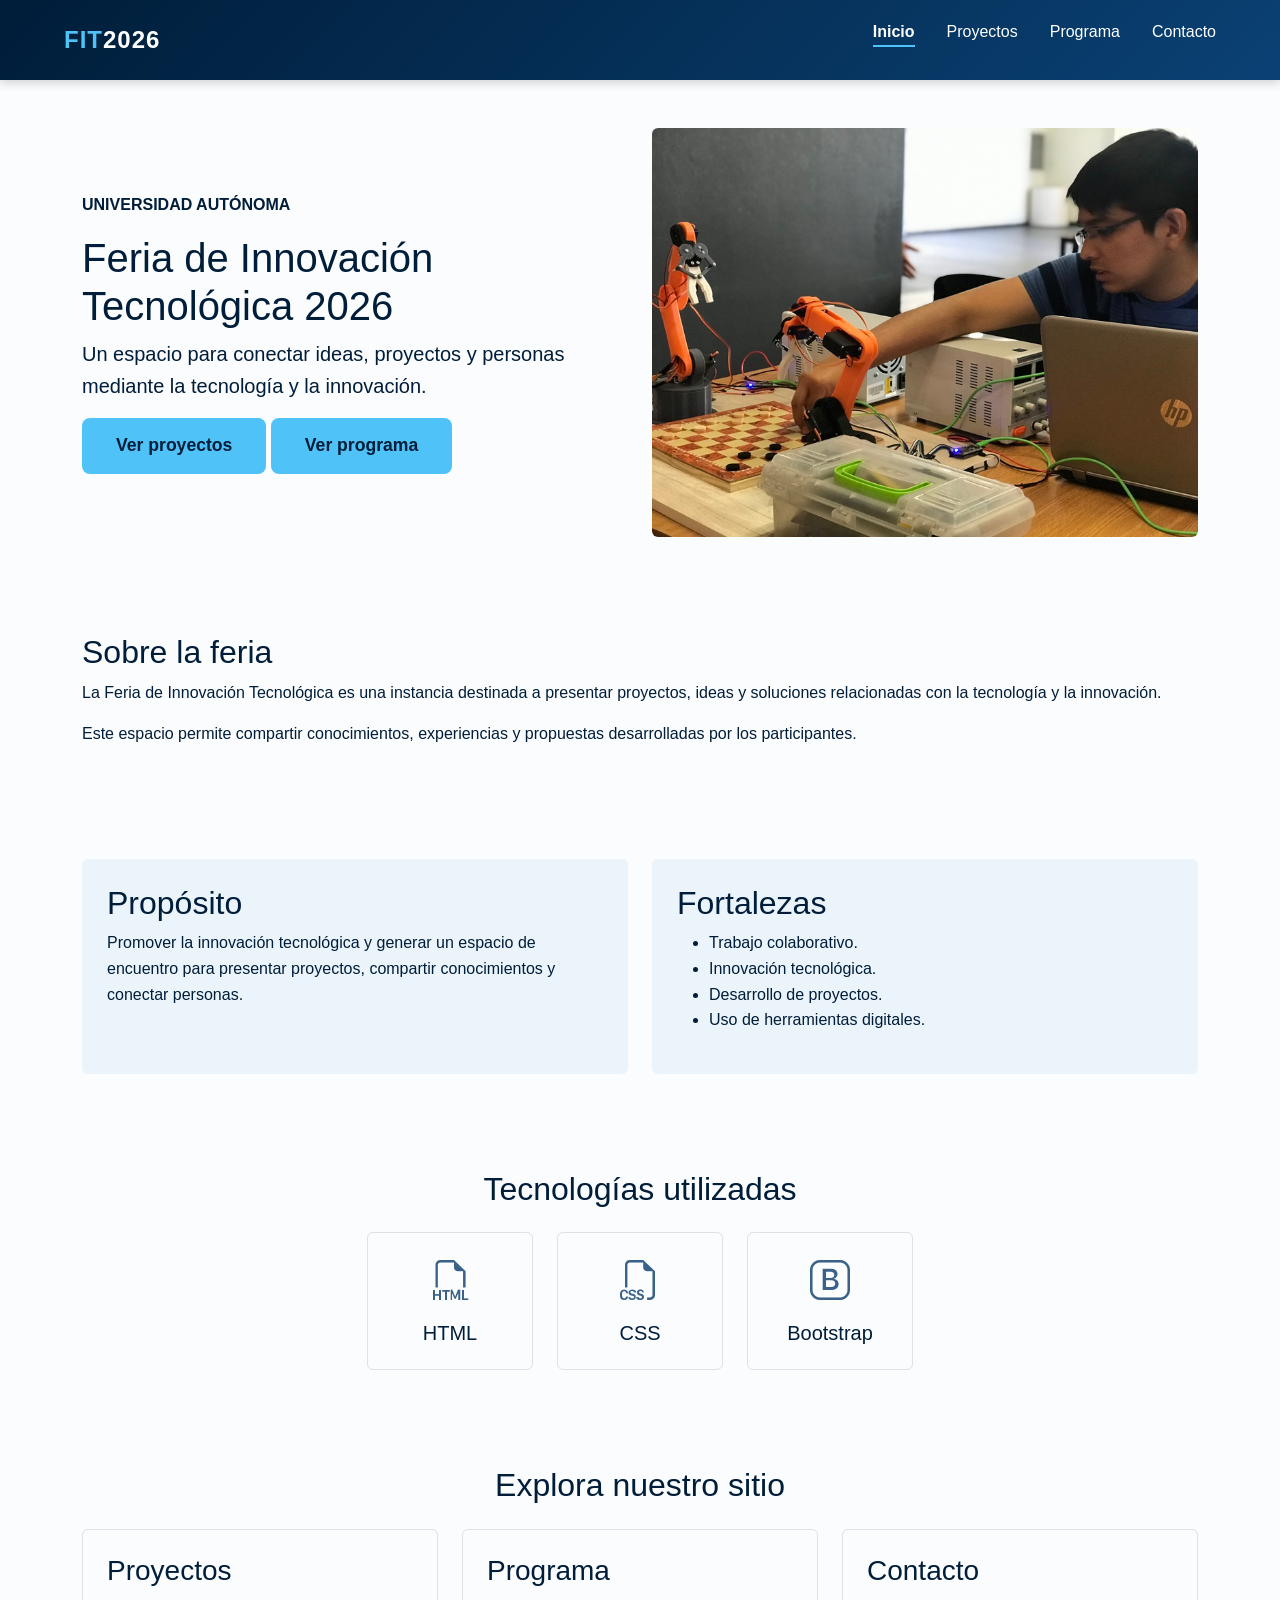
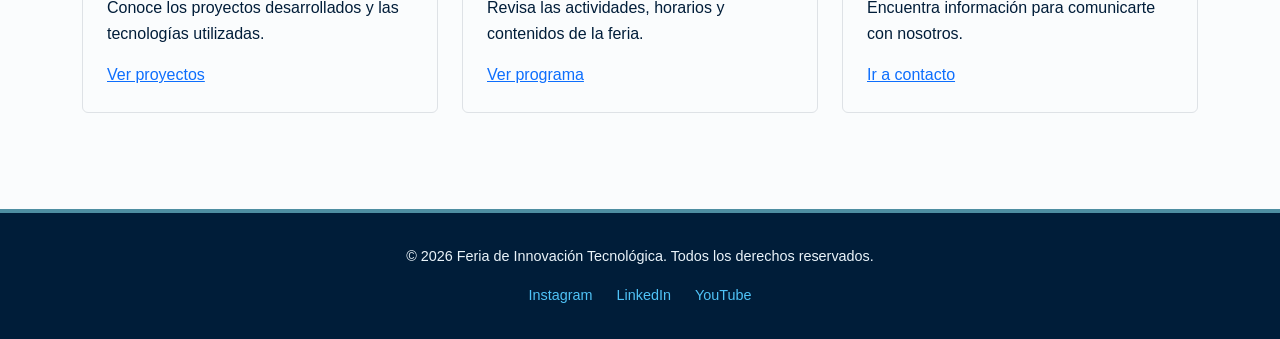
<file: index.html>
<!DOCTYPE html>
<html lang="es">
<head>
    <meta charset="UTF-8">
    <meta name="viewport" content="width=device-width, initial-scale=1.0">
    <meta name="description" content="Feria de Innovación Tecnológica 2026 de la Universidad Autónoma.">
    <title>Inicio | Feria de Innovación Tecnológica</title>

    <link href="https://cdn.jsdelivr.net/npm/bootstrap@5.3.3/dist/css/bootstrap.min.css" rel="stylesheet">
    <link rel="stylesheet" href="https://cdn.jsdelivr.net/npm/bootstrap-icons@1.11.3/font/bootstrap-icons.min.css">
    <link rel="stylesheet" href="css/styles.css">
</head>
<body>

    <header>
        <div class="logo">FIT<span style="color:var(--texto-claro)">2026</span></div>
        <nav>
            <ul>
                <li><a href="index.html" class="active">Inicio</a></li>
                <li><a href="proyectos.html">Proyectos</a></li>
                <li><a href="programa.html">Programa</a></li>
                <li><a href="contacto.html">Contacto</a></li>
            </ul>
        </nav>
    </header>

    <main>

        <!-- PRESENTACIÓN -->
        <section class="container py-5">
            <div class="row align-items-center">
                <div class="col-12 col-md-6">
                    <p class="text-uppercase fw-bold">Universidad Autónoma</p>
                    <h1>Feria de Innovación Tecnológica 2026</h1>
                    <p class="lead">
                        Un espacio para conectar ideas, proyectos y personas
                        mediante la tecnología y la innovación.
                    </p>
                    <a href="proyectos.html" class="btn btn-primary">Ver proyectos</a>
                    <a href="programa.html" class="btn btn-outline-primary">Ver programa</a>
                </div>

                <div class="col-12 col-md-6 text-center mt-4 mt-md-0">
                    <img src="img/feria.jpg" class="img-fluid rounded hero-img" alt="Feria de Innovación Tecnológica">
                </div>
            </div>
        </section>

        <!-- DESCRIPCIÓN -->
        <section class="container py-5">
            <div class="row">
                <div class="col-12">
                    <h2>Sobre la feria</h2>
                    <p>
                        La Feria de Innovación Tecnológica es una instancia
                        destinada a presentar proyectos, ideas y soluciones
                        relacionadas con la tecnología y la innovación.
                    </p>
                    <p>
                        Este espacio permite compartir conocimientos,
                        experiencias y propuestas desarrolladas por los
                        participantes.
                    </p>
                </div>
            </div>
        </section>

        <!-- MISIÓN / PROPÓSITO -->
        <section class="container py-5">
            <div class="row g-4">
                <div class="col-12 col-md-6">
                    <div class="p-4 border rounded h-100 caja-info">
                        <h2>Propósito</h2>
                        <p>
                            Promover la innovación tecnológica y generar un
                            espacio de encuentro para presentar proyectos,
                            compartir conocimientos y conectar personas.
                        </p>
                    </div>
                </div>

                <div class="col-12 col-md-6">
                    <div class="p-4 border rounded h-100 caja-info">
                        <h2>Fortalezas</h2>
                        <ul>
                            <li>Trabajo colaborativo.</li>
                            <li>Innovación tecnológica.</li>
                            <li>Desarrollo de proyectos.</li>
                            <li>Uso de herramientas digitales.</li>
                        </ul>
                    </div>
                </div>
            </div>
        </section>

        <!-- TECNOLOGÍAS -->
        <section class="container py-5">
            <h2 class="text-center mb-4">Tecnologías utilizadas</h2>

            <div class="row g-4 text-center justify-content-center">
                <div class="col-6 col-md-4 col-lg-2">
                    <div class="p-3 border rounded tecnologia-item">
                        <i class="bi bi-filetype-html fs-1"></i>
                        <h3 class="h5 mt-2">HTML</h3>
                    </div>
                </div>

                <div class="col-6 col-md-4 col-lg-2">
                    <div class="p-3 border rounded tecnologia-item">
                        <i class="bi bi-filetype-css fs-1"></i>
                        <h3 class="h5 mt-2">CSS</h3>
                    </div>
                </div>

                <div class="col-6 col-md-4 col-lg-2">
                    <div class="p-3 border rounded tecnologia-item">
                        <i class="bi bi-bootstrap fs-1"></i>
                        <h3 class="h5 mt-2">Bootstrap</h3>
                    </div>
                </div>
            </div>
        </section>

        <!-- ENLACES DESTACADOS -->
        <section class="container py-5">
            <h2 class="text-center mb-4">Explora nuestro sitio</h2>

            <div class="row g-4">
                <div class="col-12 col-md-4">
                    <div class="p-4 border rounded h-100">
                        <h3>Proyectos</h3>
                        <p>Conoce los proyectos desarrollados y las tecnologías utilizadas.</p>
                        <a href="proyectos.html">Ver proyectos</a>
                    </div>
                </div>

                <div class="col-12 col-md-4">
                    <div class="p-4 border rounded h-100">
                        <h3>Programa</h3>
                        <p>Revisa las actividades, horarios y contenidos de la feria.</p>
                        <a href="programa.html">Ver programa</a>
                    </div>
                </div>

                <div class="col-12 col-md-4">
                    <div class="p-4 border rounded h-100">
                        <h3>Contacto</h3>
                        <p>Encuentra información para comunicarte con nosotros.</p>
                        <a href="contacto.html">Ir a contacto</a>
                    </div>
                </div>
            </div>
        </section>

    </main>

    <footer>
        <p>&copy; 2026 Feria de Innovación Tecnológica. Todos los derechos reservados.</p>
        <div class="social-links">
            <a href="#">Instagram</a>
            <a href="#">LinkedIn</a>
            <a href="#">YouTube</a>
        </div>
    </footer>

</body>
</html>
</file>
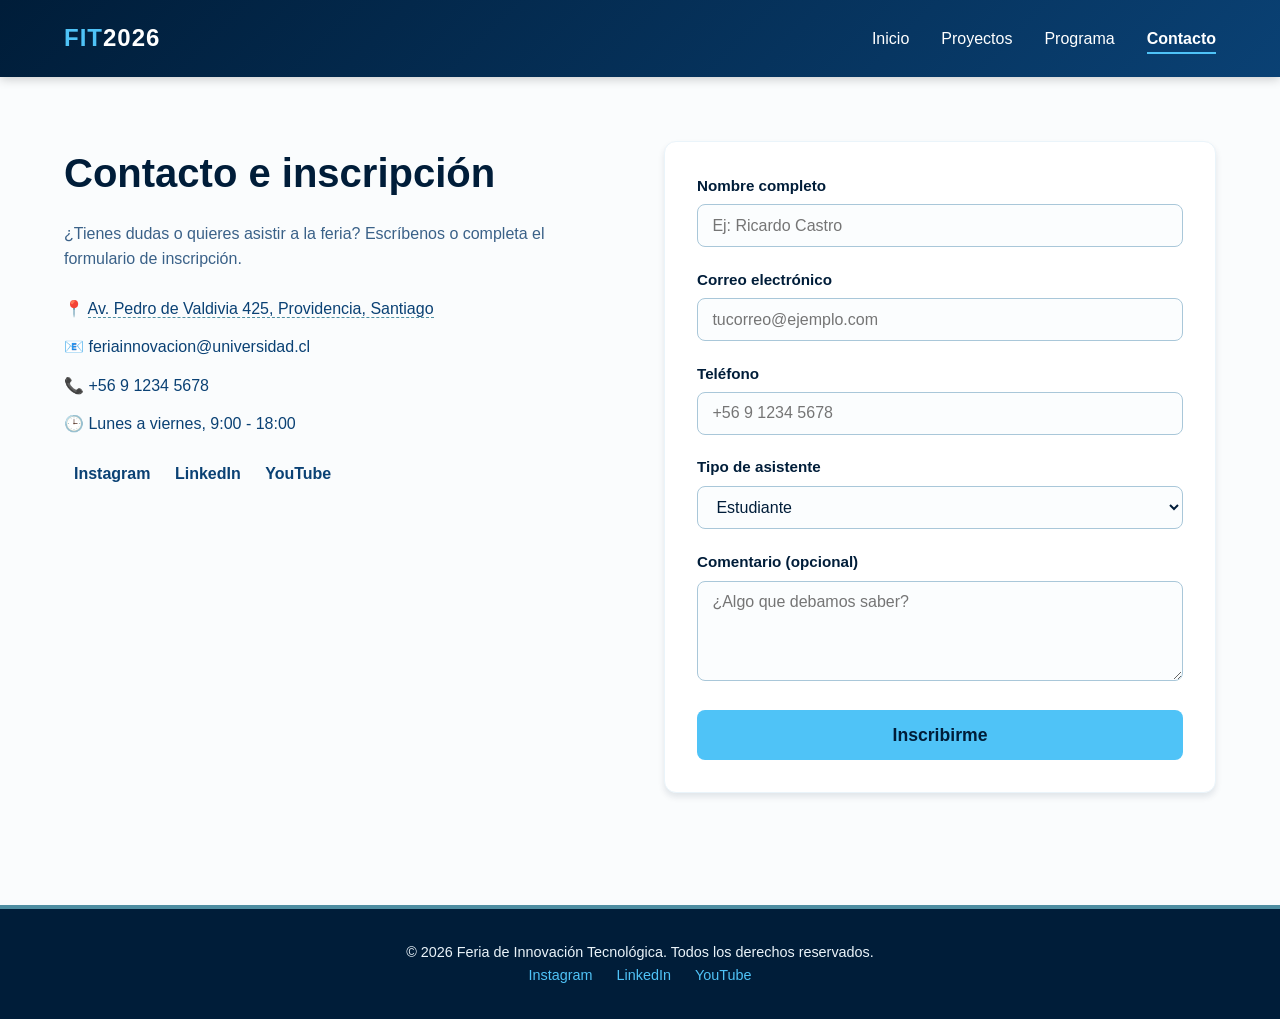
<file: contacto.html>
<!DOCTYPE html>
<html lang="es">
<head>
<meta charset="UTF-8">
<meta name="viewport" content="width=device-width, initial-scale=1.0">
<title>Contacto e Inscripción | Feria de Innovación Tecnológica</title>
<link rel="stylesheet" href="css/styles.css">
</head>
<body>

<header>
    <div class="logo">FIT<span style="color:var(--texto-claro)">2026</span></div>
    <nav>
        <ul>
            <li><a href="index.html">Inicio</a></li>
            <li><a href="proyectos.html">Proyectos</a></li>
            <li><a href="programa.html">Programa</a></li>
            <li><a href="contacto.html" class="active">Contacto</a></li>
        </ul>
    </nav>
</header>

<main>
    <section class="seccion-contacto">

        <div class="bloque-info">
            <div class="encabezado-contacto">
                <h2>Contacto e inscripción</h2>
                <p>¿Tienes dudas o quieres asistir a la feria? Escríbenos o completa el formulario de inscripción.</p>
            </div>

            <div class="datos-contacto">
                <p>📍 <a href="https://www.google.com/maps/search/?api=1&query=Av.+Pedro+de+Valdivia+425%2C+Providencia%2C+Santiago%2C+Chile" target="_blank" rel="noopener" class="link-mapa">Av. Pedro de Valdivia 425, Providencia, Santiago</a></p>
                <p>📧 feriainnovacion@universidad.cl</p>
                <p>📞 +56 9 1234 5678</p>
                <p>🕒 Lunes a viernes, 9:00 - 18:00</p>
            </div>

            <div class="social-links" style="margin-top:1.5rem;">
                <a href="#">Instagram</a>
                <a href="#">LinkedIn</a>
                <a href="#">YouTube</a>
            </div>
        </div>

        <form class="formulario-inscripcion" onsubmit="return false;">
            <div class="campo-formulario">
                <label for="nombre">Nombre completo</label>
                <input type="text" id="nombre" name="nombre" placeholder="Ej: Ricardo Castro" required>
            </div>

            <div class="campo-formulario">
                <label for="email">Correo electrónico</label>
                <input type="email" id="email" name="email" placeholder="tucorreo@ejemplo.com" required>
            </div>

            <div class="campo-formulario">
                <label for="telefono">Teléfono</label>
                <input type="tel" id="telefono" name="telefono" placeholder="+56 9 1234 5678">
            </div>

            <div class="campo-formulario">
                <label for="perfil">Tipo de asistente</label>
                <select id="perfil" name="perfil">
                    <option value="estudiante">Estudiante</option>
                    <option value="docente">Docente</option>
                    <option value="empresa">Empresa / Industria</option>
                    <option value="publico">Público general</option>
                </select>
            </div>

            <div class="campo-formulario">
                <label for="mensaje">Comentario (opcional)</label>
                <textarea id="mensaje" name="mensaje" placeholder="¿Algo que debamos saber?"></textarea>
            </div>

            <button type="submit" class="btn btn-enviar">Inscribirme</button>
        </form>

    </section>
</main>

<footer>
    <p>&copy; 2026 Feria de Innovación Tecnológica. Todos los derechos reservados.</p>
    <div class="social-links">
        <a href="#">Instagram</a>
        <a href="#">LinkedIn</a>
        <a href="#">YouTube</a>
    </div>
</footer>

</body>
</html>
</file>
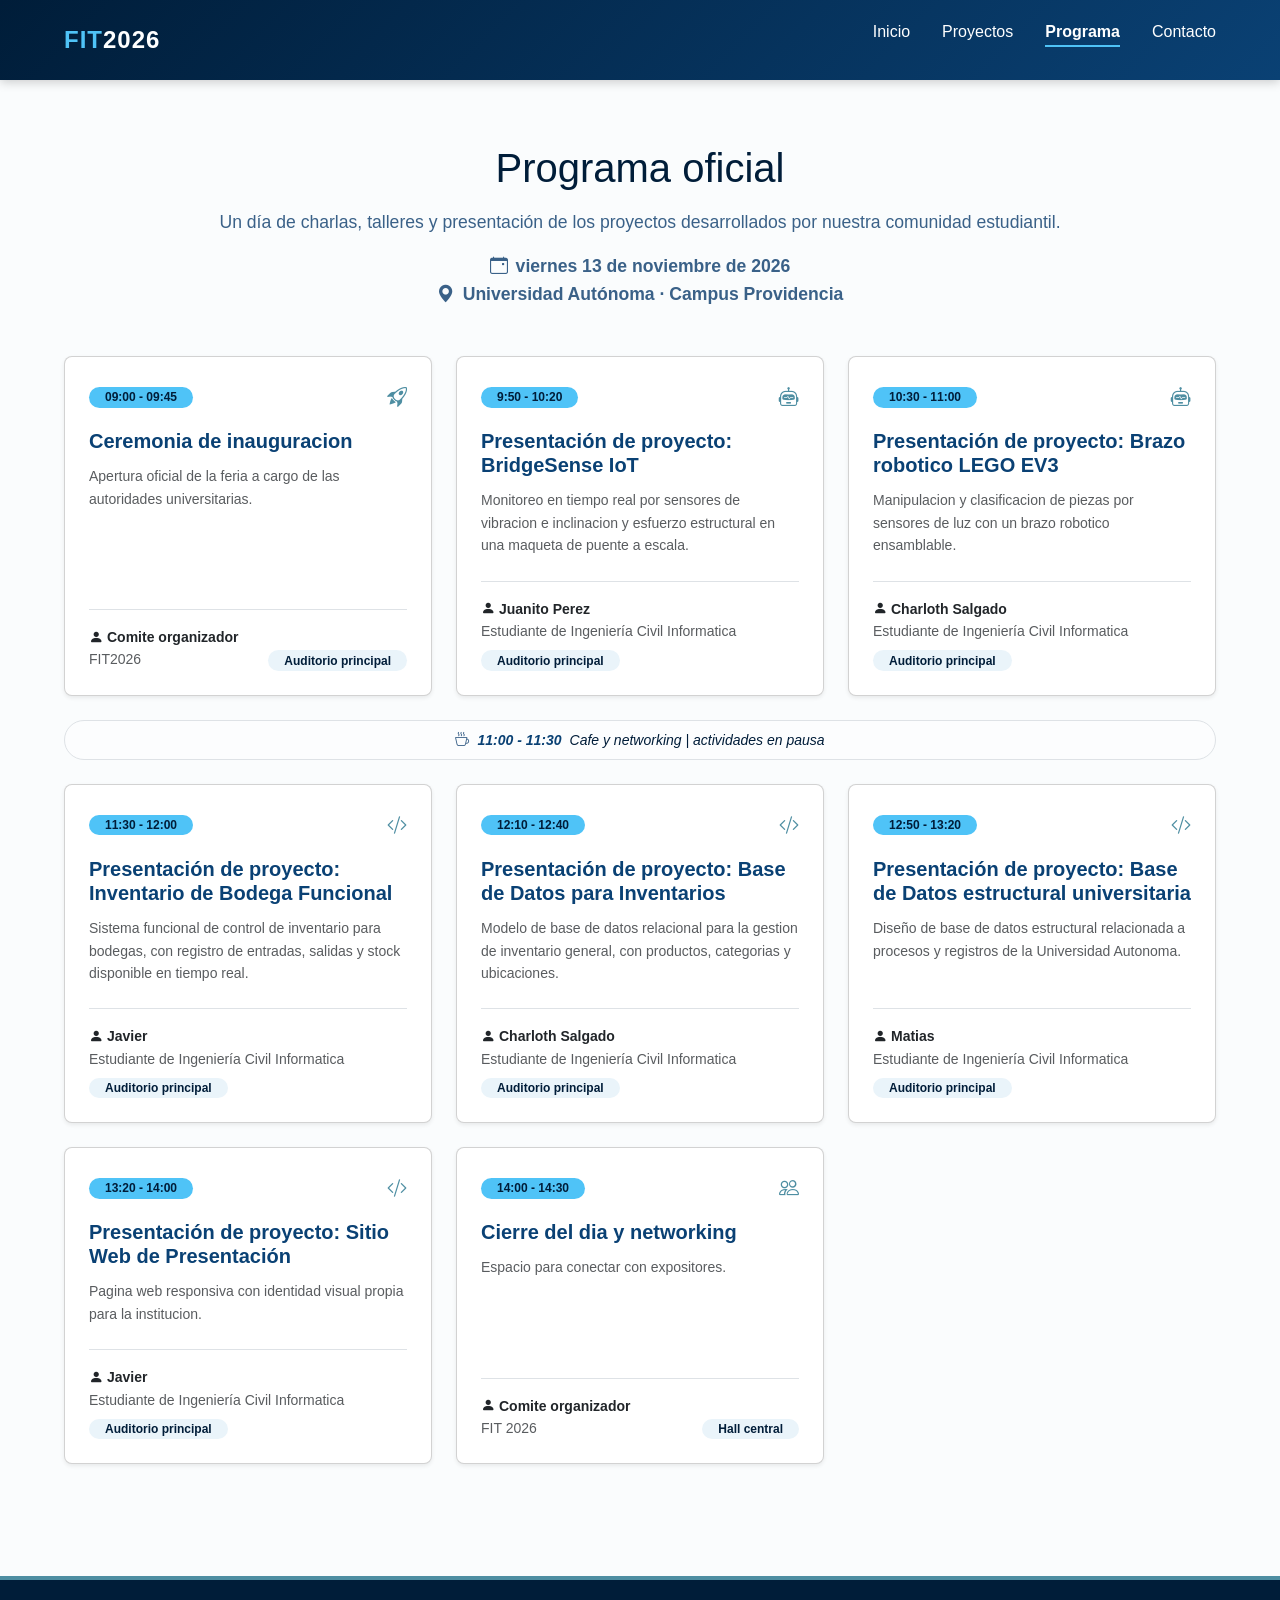
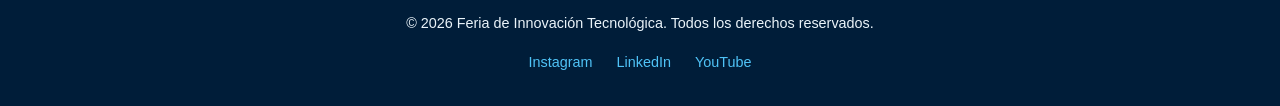
<file: programa.html>
<!DOCTYPE html>
<html lang="es">
<head>
    <meta charset="UTF-8">
    <meta name="viewport" content="width=device-width, initial-scale=1.0">
    <meta name="description" content="Programa oficial de la FIT 2026: horarios, actividades, expositores y salas.">
    <title>Programa | Feria de Innovación Tecnológica</title>

    <link href="https://cdn.jsdelivr.net/npm/bootstrap@5.3.3/dist/css/bootstrap.min.css" rel="stylesheet">
    <link rel="stylesheet" href="https://cdn.jsdelivr.net/npm/bootstrap-icons@1.11.3/font/bootstrap-icons.min.css">
    <link rel="stylesheet" href="css/styles.css">
</head>
<body>

    <header>
        <div class="logo">FIT<span style="color:var(--texto-claro)">2026</span></div>
        <nav>
            <ul>
                <li><a href="index.html">Inicio</a></li>
                <li><a href="proyectos.html">Proyectos</a></li>
                <li><a href="programa.html" class="active">Programa</a></li>
                <li><a href="contacto.html">Contacto</a></li>
            </ul>
        </nav>
    </header>

    <main>
 
        <section class="seccion-programa">
            <div class="encabezado-programa">
                <h2>Programa oficial</h2>
                <p>Un día de charlas, talleres y presentación de los proyectos desarrollados por nuestra comunidad estudiantil.</p>
                <p class="mb-0">
                    <i class="bi bi-calendar-event me-2"></i><strong>viernes 13 de noviembre de 2026</strong><br>
                    <i class="bi bi-geo-alt-fill me-2"></i><strong>Universidad Autónoma · Campus Providencia</strong>
                </p>
            </div>

            <!-- tarjetas-->
            <div class="row g-4">
                <div class="col-12 col-md-6 col-xl-4">
                    <article class="card h-100 shadow-sm rounded-3">
                        <div class="card-body d-flex flex-column p-4">
                            <div class="d-flex justify-content-between align-items-center mb-3">
                                <span class="badge rounded-pill fw-semibold px-3"
                                    style="background-color: var(--azul-6); color: var(--azul-1);">09:00 - 09:45</span>
                                <i class="bi bi-rocket-takeoff fs-5" style="color: var(--azul-4);"></i>
                            </div>
                            <h3 class="h5 fw-bold" style="color: var(--azul-2);">Ceremonia de inauguracion</h3>
                            <p class="card-text small text-body-secondary mt-1 mb-4">
                                Apertura oficial de la feria a cargo de las autoridades universitarias.
                            </p>
                            <div class="mt-auto pt-3 border-top d-flex justify-content-between align-items-end flex-wrap gap-2">
                                <div class="small">
                                    <span class="d-block fw-semibold"><i class="bi bi-person-fill me-1"></i>Comite organizador</span>
                                    <span class="text-body-secondary">FIT2026</span>
                                </div>
                                <span class="badge rounded-pill px-3"
                                    style="background-color: var(--azul-7); color: var(--azul-1);">Auditorio principal</span>
                            </div>
                        </div>
                    </article>
                </div>
                
                <div class="col-12 col-md-6 col-xl-4">
                    <article class="card h-100 shadow-sm rounded-3">
                        <div class="card-body d-flex flex-column p-4">
                            <div class="d-flex justify-content-between align-items-center mb-3">
                                <span class="badge rounded-pill fw-semibold px-3"
                                    style="background-color: var(--azul-6); color: var(--azul-1);">9:50 - 10:20</span>
                                <i class="bi bi-robot fs-5" style="color: var(--azul-4);"></i>
                            </div>
                            <h3 class="h5 fw-bold" style="color: var(--azul-2);">Presentación de proyecto: BridgeSense IoT</h3>
                            <p class="card-text small text-body-secondary mt-1 mb-4">
                                Monitoreo en tiempo real por sensores de vibracion e inclinacion y esfuerzo estructural en una maqueta de puente a escala.
                            </p>
                            <div class="mt-auto pt-3 border-top d-flex justify-content-between align-items-end flex-wrap gap-2">
                                <div class="small">
                                    <span class="d-block fw-semibold"><i class="bi bi-person-fill me-1"></i>Juanito Perez</span>
                                    <span class="text-body-secondary">Estudiante de Ingeniería Civil Informatica</span>
                                </div>
                                <span class="badge rounded-pill px-3"
                                    style="background-color: var(--azul-7); color: var(--azul-1);">Auditorio principal</span>
                            </div>
                        </div>
                    </article>
                </div>

                <div class="col-12 col-md-6 col-xl-4">
                    <article class="card h-100 shadow-sm rounded-3">
                        <div class="card-body d-flex flex-column p-4">
                            <div class="d-flex justify-content-between align-items-center mb-3">
                                <span class="badge rounded-pill fw-semibold px-3"
                                    style="background-color: var(--azul-6); color: var(--azul-1);">10:30 - 11:00</span>
                                <i class="bi bi-robot fs-5" style="color: var(--azul-4);"></i>
                            </div>
                            <h3 class="h5 fw-bold" style="color: var(--azul-2);">Presentación de proyecto: Brazo robotico LEGO EV3</h3>
                            <p class="card-text small text-body-secondary mt-1 mb-4">
                                Manipulacion y clasificacion de piezas por sensores de luz con un brazo robotico ensamblable.
                            </p>
                            <div class="mt-auto pt-3 border-top d-flex justify-content-between align-items-end flex-wrap gap-2">
                                <div class="small">
                                    <span class="d-block fw-semibold"><i class="bi bi-person-fill me-1"></i>Charloth Salgado</span>
                                    <span class="text-body-secondary">Estudiante de Ingeniería Civil Informatica</span>
                                </div>
                                <span class="badge rounded-pill px-3"
                                    style="background-color: var(--azul-7); color: var(--azul-1);">Auditorio principal</span>
                            </div>
                        </div>
                    </article>
                </div>


                
                <!-- bloque descanso-->
                <div class="col-12">
                    <div class="d-flex flex-wrap justify-content-center align-items-center gap-2 py-2 px-3 rounded-pill border border-dashed bg-white bg-opacity-50 fst-italic small"
                         style="border-color: var(--azul-5);">
                        <i class="bi bi-cup-hot" style="color: var(--azul-3);"></i>
                        <span class="fw-semibold" style="color: var(--azul-2);">11:00 - 11:30</span>
                        <span>Cafe y networking | actividades en pausa</span>
                    </div>
                </div>

                <!---->
                <div class="col-12 col-md-6 col-xl-4">
                    <article class="card h-100 shadow-sm rounded-3">
                        <div class="card-body d-flex flex-column p-4">
                            <div class="d-flex justify-content-between align-items-center mb-3">
                                <span class="badge rounded-pill fw-semibold px-3"
                                    style="background-color: var(--azul-6); color: var(--azul-1);">11:30 - 12:00</span>
                                <i class="bi bi-code-slash fs-5" style="color: var(--azul-4);"></i>
                            </div>
                            <h3 class="h5 fw-bold" style="color: var(--azul-2);">Presentación de proyecto: Inventario de Bodega Funcional</h3>
                            <p class="card-text small text-body-secondary mt-1 mb-4">
                                Sistema funcional de control de inventario para bodegas, con registro de entradas, salidas y stock disponible en tiempo real.
                            </p>
                            <div class="mt-auto pt-3 border-top d-flex justify-content-between align-items-end flex-wrap gap-2">
                                <div class="small">
                                    <span class="d-block fw-semibold"><i class="bi bi-person-fill me-1"></i>Javier </span>
                                    <span class="text-body-secondary">Estudiante de Ingeniería Civil Informatica</span>
                                </div>
                                <span class="badge rounded-pill px-3"
                                    style="background-color: var(--azul-7); color: var(--azul-1);">Auditorio principal</span>
                            </div>
                        </div>
                    </article>
                </div>


                <div class="col-12 col-md-6 col-xl-4">
                    <article class="card h-100 shadow-sm rounded-3">
                        <div class="card-body d-flex flex-column p-4">
                            <div class="d-flex justify-content-between align-items-center mb-3">
                                <span class="badge rounded-pill fw-semibold px-3"
                                    style="background-color: var(--azul-6); color: var(--azul-1);">12:10 - 12:40</span>
                                <i class="bi bi-code-slash fs-5" style="color: var(--azul-4);"></i>
                            </div>
                            <h3 class="h5 fw-bold" style="color: var(--azul-2);">Presentación de proyecto: Base de Datos para Inventarios</h3>
                            <p class="card-text small text-body-secondary mt-1 mb-4">
                                Modelo de base de datos relacional para la gestion de inventario general, con productos, categorias y ubicaciones.
                            </p>
                            <div class="mt-auto pt-3 border-top d-flex justify-content-between align-items-end flex-wrap gap-2">
                                <div class="small">
                                    <span class="d-block fw-semibold"><i class="bi bi-person-fill me-1"></i>Charloth Salgado </span>
                                    <span class="text-body-secondary">Estudiante de Ingeniería Civil Informatica</span>
                                </div>
                                <span class="badge rounded-pill px-3"
                                    style="background-color: var(--azul-7); color: var(--azul-1);">Auditorio principal</span>
                            </div>
                        </div>
                    </article>
                </div>
                <div class="col-12 col-md-6 col-xl-4">
                    <article class="card h-100 shadow-sm rounded-3">
                        <div class="card-body d-flex flex-column p-4">
                            <div class="d-flex justify-content-between align-items-center mb-3">
                                <span class="badge rounded-pill fw-semibold px-3"
                                    style="background-color: var(--azul-6); color: var(--azul-1);">12:50 - 13:20</span>
                                <i class="bi bi-code-slash fs-5" style="color: var(--azul-4);"></i>
                            </div>
                            <h3 class="h5 fw-bold" style="color: var(--azul-2);">Presentación de proyecto: Base de Datos estructural universitaria</h3>
                            <p class="card-text small text-body-secondary mt-1 mb-4">
                                Diseño de base de datos estructural relacionada a procesos y registros de la Universidad Autonoma.
                            </p>
                            <div class="mt-auto pt-3 border-top d-flex justify-content-between align-items-end flex-wrap gap-2">
                                <div class="small">
                                    <span class="d-block fw-semibold"><i class="bi bi-person-fill me-1"></i>Matias </span>
                                    <span class="text-body-secondary">Estudiante de Ingeniería Civil Informatica</span>
                                </div>
                                <span class="badge rounded-pill px-3"
                                    style="background-color: var(--azul-7); color: var(--azul-1);">Auditorio principal</span>
                            </div>
                        </div>
                    </article>
                </div>
                


                
                <div class="col-12 col-md-6 col-xl-4">
                    <article class="card h-100 shadow-sm rounded-3">
                        <div class="card-body d-flex flex-column p-4">
                            <div class="d-flex justify-content-between align-items-center mb-3">
                                <span class="badge rounded-pill fw-semibold px-3"
                                    style="background-color: var(--azul-6); color: var(--azul-1);">13:20 - 14:00</span>
                                <i class="bi bi-code-slash fs-5" style="color: var(--azul-4);"></i>
                            </div>
                            <h3 class="h5 fw-bold" style="color: var(--azul-2);">Presentación de proyecto: Sitio Web de Presentación</h3>
                            <p class="card-text small text-body-secondary mt-1 mb-4">
                                Pagina web responsiva con identidad visual propia para la institucion.
                            </p>
                            <div class="mt-auto pt-3 border-top d-flex justify-content-between align-items-end flex-wrap gap-2">
                                <div class="small">
                                    <span class="d-block fw-semibold"><i class="bi bi-person-fill me-1"></i>Javier </span>
                                    <span class="text-body-secondary">Estudiante de Ingeniería Civil Informatica</span>
                                </div>
                                <span class="badge rounded-pill px-3"
                                    style="background-color: var(--azul-7); color: var(--azul-1);">Auditorio principal</span>
                            </div>
                        </div>
                    </article>
                </div>

                
                
                <div class="col-12 col-md-6 col-xl-4">
                    <article class="card h-100 shadow-sm rounded-3">
                        <div class="card-body d-flex flex-column p-4">
                            <div class="d-flex justify-content-between align-items-center mb-3">
                                <span class="badge rounded-pill fw-semibold px-3"
                                    style="background-color: var(--azul-6); color: var(--azul-1);">14:00 - 14:30</span>
                                <i class="bi bi-people fs-5" style="color: var(--azul-4);"></i>
                            </div>
                            <h3 class="h5 fw-bold" style="color: var(--azul-2);">Cierre del dia y networking</h3>
                            <p class="card-text small text-body-secondary mt-1 mb-4">
                                Espacio para conectar con expositores.
                            </p>
                            <div class="mt-auto pt-3 border-top d-flex justify-content-between align-items-end flex-wrap gap-2">
                                <div class="small">
                                    <span class="d-block fw-semibold"><i class="bi bi-person-fill me-1"></i>Comite organizador</span>
                                    <span class="text-body-secondary">FIT 2026</span>
                                </div>
                                <span class="badge rounded-pill px-3"
                                    style="background-color: var(--azul-7); color: var(--azul-1);">Hall central</span>
                            </div>
                        </div>
                    </article>
                </div>
            </div>
        </section>
    </main>

    <footer>
        <p>&copy; 2026 Feria de Innovación Tecnológica. Todos los derechos reservados.</p>
        <div class="social-links">
            <a href="#">Instagram</a>
            <a href="#">LinkedIn</a>
            <a href="#">YouTube</a>
        </div>
    </footer>

</body>
</html>
</file>
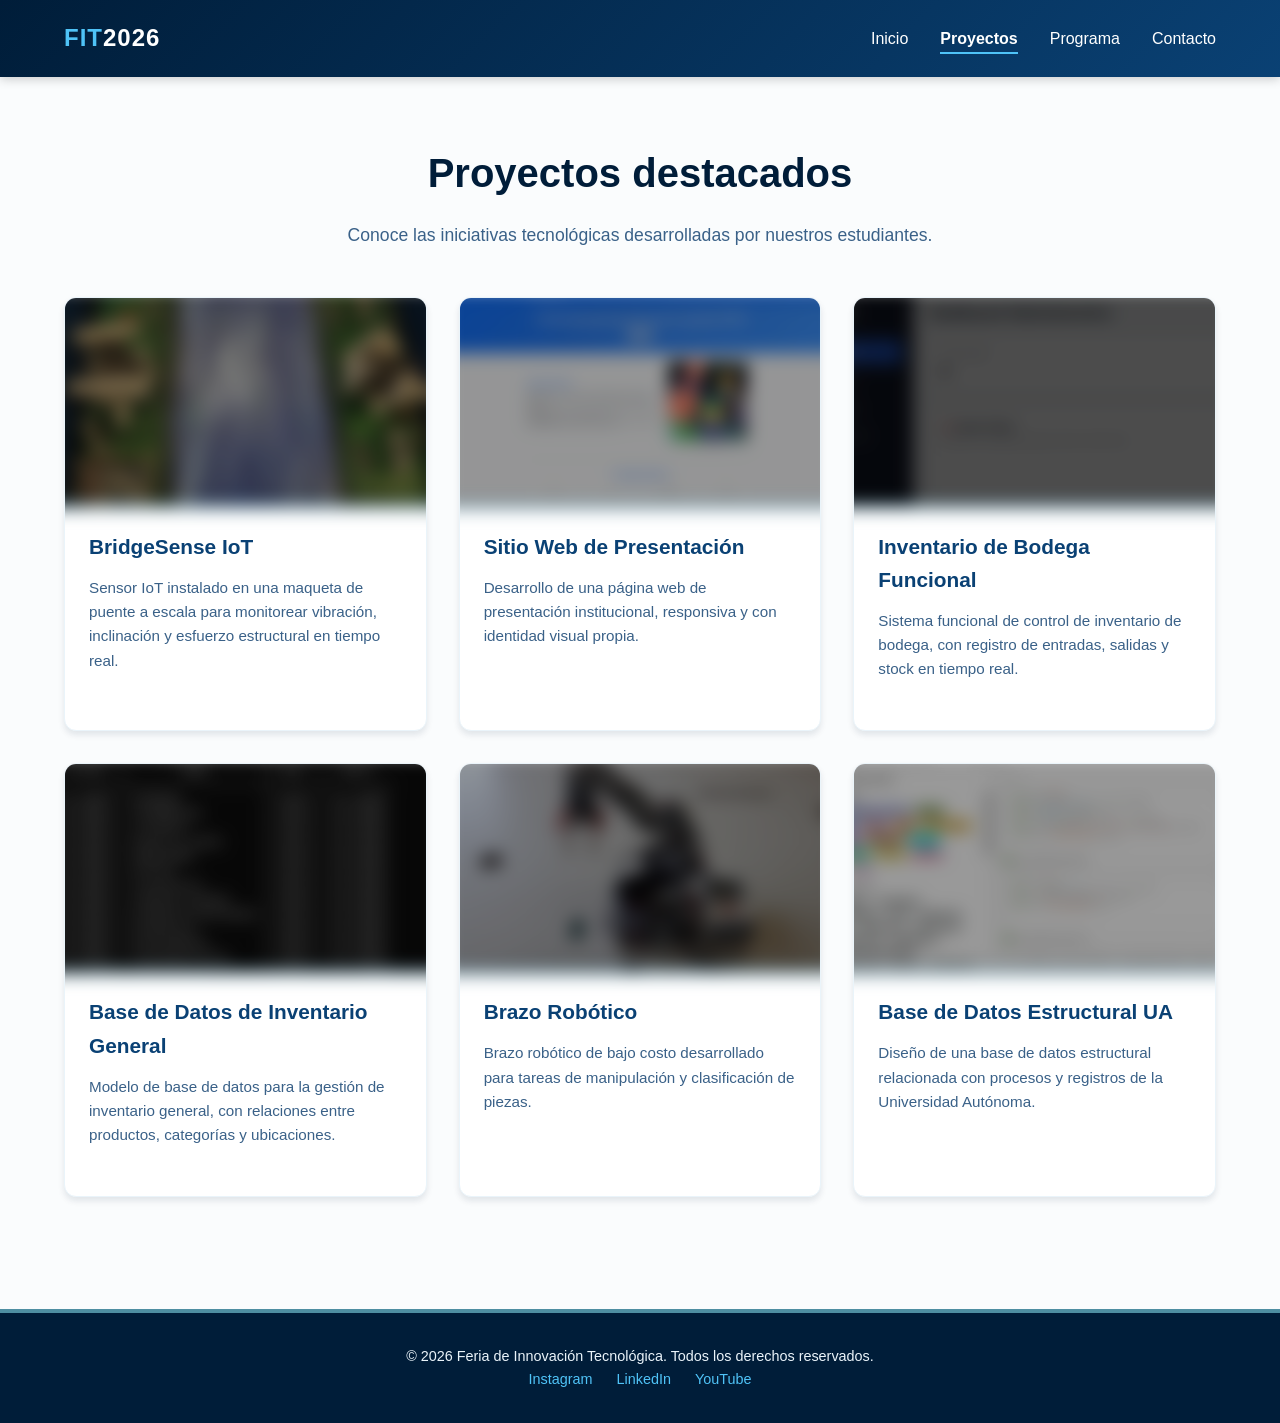
<file: proyectos.html>
<!DOCTYPE html>
<html lang="es">
<head>
<meta charset="UTF-8">
<meta name="viewport" content="width=device-width, initial-scale=1.0">
<title>Proyectos | Feria de Innovación Tecnológica</title>
<link rel="stylesheet" href="css/styles.css">
</head>
<body>

<header>
    <div class="logo">FIT<span style="color:var(--texto-claro)">2026</span></div>
    <nav>
        <ul>
            <li><a href="index.html">Inicio</a></li>
            <li><a href="proyectos.html" class="active">Proyectos</a></li>
            <li><a href="programa.html">Programa</a></li>
            <li><a href="contacto.html">Contacto</a></li>
        </ul>
    </nav>
</header>

<main>
    <section class="seccion-proyectos">
        <div class="encabezado-proyectos">
            <h2>Proyectos destacados</h2>
            <p>Conoce las iniciativas tecnológicas desarrolladas por nuestros estudiantes.</p>
        </div>

        <div class="grid-proyectos">

            <article class="tarjeta-proyecto">
                <img class="tarjeta-img" src="img/proyecto1.png" alt="BridgeSense IoT">
                <div class="tarjeta-contenido">
                    <h3>BridgeSense IoT</h3>
                    <p>Sensor IoT instalado en una maqueta de puente a escala para monitorear vibración, inclinación y esfuerzo estructural en tiempo real.</p>
                </div>
            </article>

            <article class="tarjeta-proyecto">
                <img class="tarjeta-img" src="img/proyecto2.png" alt="Sitio Web de Presentación">
                <div class="tarjeta-contenido">
                    <h3>Sitio Web de Presentación</h3>
                    <p>Desarrollo de una página web de presentación institucional, responsiva y con identidad visual propia.</p>
                </div>
            </article>

            <article class="tarjeta-proyecto">
                <img class="tarjeta-img" src="img/proyecto3.png" alt="Inventario de Bodega Funcional">
                <div class="tarjeta-contenido">
                    <h3>Inventario de Bodega Funcional</h3>
                    <p>Sistema funcional de control de inventario de bodega, con registro de entradas, salidas y stock en tiempo real.</p>
                </div>
            </article>

            <article class="tarjeta-proyecto">
                <img class="tarjeta-img" src="img/proyecto4.png" alt="Base de Datos de Inventario General">
                <div class="tarjeta-contenido">
                    <h3>Base de Datos de Inventario General</h3>
                    <p>Modelo de base de datos para la gestión de inventario general, con relaciones entre productos, categorías y ubicaciones.</p>
                </div>
            </article>

            <article class="tarjeta-proyecto">
                <img class="tarjeta-img" src="img/proyecto5.png" alt="Brazo Robótico">
                <div class="tarjeta-contenido">
                    <h3>Brazo Robótico</h3>
                    <p>Brazo robótico de bajo costo desarrollado para tareas de manipulación y clasificación de piezas.</p>
                </div>
            </article>

            <article class="tarjeta-proyecto">
                <img class="tarjeta-img" src="img/proyecto6.png" alt="Base de Datos Estructural UA">
                <div class="tarjeta-contenido">
                    <h3>Base de Datos Estructural UA</h3>
                    <p>Diseño de una base de datos estructural relacionada con procesos y registros de la Universidad Autónoma.</p>
                </div>
            </article>

        </div>
    </section>
</main>

<footer>
    <p>&copy; 2026 Feria de Innovación Tecnológica. Todos los derechos reservados.</p>
    <div class="social-links">
        <a href="#">Instagram</a>
        <a href="#">LinkedIn</a>
        <a href="#">YouTube</a>
    </div>
</footer>

</body>
</html>
</file>
<file: css/styles.css>
:root {
    --azul-1: #001D39;
    --azul-2: #0A4174;
    --azul-3: #3A6188; /* antes #49769F: se oscureció para mejorar contraste sobre blanco */
    --azul-4: #4E8EA2;
    --azul-5: #6EA2B3;
    --azul-6: #4FC3F7;
    --azul-7: #EAF4FA;
    --bg-tarjetas: #FFFFFF;
    --texto-claro: #FFFFFF;
    --sombra-tech: 0 8px 16px rgba(123, 189, 232, 0.4);
    --sombra-suave: 0 4px 6px rgba(0, 29, 57, 0.1);
    --borde-input: #A9C7D9;
}

* {
    margin: 0;
    padding: 0;
    box-sizing: border-box;
    font-family: 'Segoe UI', Roboto, Helvetica, Arial, sans-serif;
}

body {
    background-color: #FAFCFD;
    color: var(--azul-1);
    line-height: 1.6;
}

header {
    background: linear-gradient(135deg, var(--azul-1) 0%, var(--azul-2) 100%);
    color: var(--texto-claro);
    padding: 1.2rem 5%;
    display: flex;
    justify-content: space-between;
    align-items: center;
    box-shadow: 0 2px 10px rgba(0,0,0,0.2);
}

.logo {
    font-size: 1.5rem;
    font-weight: 800;
    letter-spacing: 1px;
    color: var(--azul-6);
}

nav ul {
    list-style: none;
    display: flex;
    gap: 2rem;
}

nav a {
    color: var(--texto-claro);
    text-decoration: none;
    font-weight: 500;
    font-size: 1rem;
    transition: color 0.3s ease, border-bottom 0.3s ease;
    border-bottom: 2px solid transparent;
    padding-bottom: 5px;
}

nav a:hover, nav a.active {
    color: var(--texto-claro);
    font-weight: 700;
    border-bottom: 2px solid var(--azul-6);
}

.hero {
    text-align: center;
    padding: 5rem 5%;
    background-color: var(--bg-tarjetas);
    border-bottom: 1px solid var(--azul-5);
    box-shadow: var(--sombra-suave);
}

.hero h1 {
    font-size: 3rem;
    color: var(--azul-1);
    margin-bottom: 1rem;
    font-weight: 800;
}

.hero p {
    font-size: 1.1rem;
    color: var(--azul-3);
    max-width: 600px;
    margin: 0 auto 1.5rem auto;
}

.btn {
    display: inline-block;
    background-color: var(--azul-6);
    color: var(--azul-1);
    padding: 0.8rem 2rem;
    text-decoration: none;
    border-radius: 8px;
    font-weight: bold;
    font-size: 1.1rem;
    transition: all 0.3s ease;
    border: 2px solid transparent;
    cursor: pointer;
}

.btn:hover {
    background-color: var(--azul-2);
    color: var(--texto-claro);
    border: 2px solid var(--azul-2);
    box-shadow: var(--sombra-tech);
    transform: translateY(-2px);
}

.proposito {
    padding: 4rem 5%;
    text-align: center;
}

.proposito h2 {
    color: var(--azul-1);
    font-size: 2rem;
    margin-bottom: 1rem;
}

footer {
    background-color: var(--azul-1);
    color: var(--azul-7);
    text-align: center;
    padding: 2rem;
    margin-top: 3rem;
    font-size: 0.9rem;
    border-top: 4px solid var(--azul-4);
}

.social-links a {
    color: var(--azul-6);
    text-decoration: none;
    margin: 0 10px;
    transition: color 0.3s;
}

.social-links a:hover {
    color: var(--texto-claro);
}

/* Variante para cuando los social-links van sobre fondo claro (ej. página de Contacto) */
.bloque-info .social-links a {
    color: var(--azul-2);
    font-weight: 600;
}

.bloque-info .social-links a:hover {
    color: var(--azul-1);
    text-decoration: underline;
}

/* =========================================
   SECCIÓN DE PROYECTOS (Grid y Tarjetas)
   ========================================= */
.seccion-proyectos {
    padding: 4rem 5%;
}

.encabezado-proyectos {
    text-align: center;
    margin-bottom: 3rem;
}

.encabezado-proyectos h2 {
    color: var(--azul-1);
    font-size: 2.5rem;
    margin-bottom: 1rem;
}

.encabezado-proyectos p {
    color: var(--azul-3);
    font-size: 1.1rem;
}

.grid-proyectos {
    display: grid;
    grid-template-columns: repeat(auto-fit, minmax(300px, 1fr));
    gap: 2rem;
}

.tarjeta-proyecto {
    background-color: var(--bg-tarjetas);
    border-radius: 12px;
    overflow: hidden;
    box-shadow: var(--sombra-suave);
    transition: transform 0.3s ease, box-shadow 0.3s ease;
    border: 1px solid var(--azul-7);
}

.tarjeta-proyecto:hover {
    transform: translateY(-8px);
    box-shadow: var(--sombra-tech);
    border-color: var(--azul-5);
}

.tarjeta-img {
    width: 100%;
    height: 200px;
    object-fit: cover;
    border-bottom: 3px solid var(--azul-6);
    filter: blur(8px) brightness(0.6);
    transform: scale(1.1);
    transition: filter 0.4s ease, transform 0.4s ease;
}

.tarjeta-proyecto:hover .tarjeta-img {
    filter: blur(0) brightness(1);
    transform: scale(1);
}

.tarjeta-contenido {
    padding: 1.5rem;
}

.tarjeta-contenido h3 {
    color: var(--azul-2);
    margin-bottom: 0.8rem;
    font-size: 1.3rem;
}

.tarjeta-contenido p {
    color: var(--azul-3);
    font-size: 0.95rem;
    margin-bottom: 1.5rem;
}

.btn-secundario {
    color: var(--azul-6);
    text-decoration: none;
    font-weight: bold;
    font-size: 0.9rem;
    transition: color 0.3s;
}

.btn-secundario:hover {
    color: var(--azul-2);
    text-decoration: underline;
}

/* =========================================
   SECCIÓN PROGRAMA (Tabla / Calendario)
   ========================================= */
.seccion-programa {
    padding: 4rem 5%;
}

.encabezado-programa {
    text-align: center;
    margin-bottom: 3rem;
}

.encabezado-programa h2 {
    color: var(--azul-1);
    font-size: 2.5rem;
    margin-bottom: 1rem;
}

.encabezado-programa p {
    color: var(--azul-3);
    font-size: 1.1rem;
}

.tabla-wrapper {
    overflow-x: auto;
    border-radius: 12px;
    box-shadow: var(--sombra-suave);
}

.tabla-programa {
    width: 100%;
    border-collapse: collapse;
    background-color: var(--bg-tarjetas);
    min-width: 600px;
}

.tabla-programa thead {
    background: linear-gradient(135deg, var(--azul-1) 0%, var(--azul-2) 100%);
    color: var(--texto-claro);
}

.tabla-programa th,
.tabla-programa td {
    padding: 1rem 1.2rem;
    text-align: left;
    border-bottom: 1px solid var(--azul-7);
}

.tabla-programa tbody tr:hover {
    background-color: var(--azul-7);
}

.tabla-programa tbody tr:nth-child(even) {
    background-color: #F5FAFD;
}

.badge-sala {
    display: inline-block;
    background-color: var(--azul-6);
    color: var(--azul-1);
    padding: 0.2rem 0.7rem;
    border-radius: 999px;
    font-size: 0.85rem;
    font-weight: 600;
}

/* =========================================
   SECCIÓN CONTACTO E INSCRIPCIÓN
   ========================================= */
.seccion-contacto {
    padding: 4rem 5%;
    display: grid;
    grid-template-columns: repeat(auto-fit, minmax(280px, 1fr));
    gap: 3rem;
    align-items: start;
}

.encabezado-contacto h2 {
    color: var(--azul-1);
    font-size: 2.5rem;
    margin-bottom: 1rem;
}

.encabezado-contacto p {
    color: var(--azul-3);
    margin-bottom: 1.5rem;
}

.datos-contacto p {
    color: var(--azul-2);
    margin-bottom: 0.8rem;
    font-weight: 500;
}

.link-mapa {
    color: var(--azul-2);
    text-decoration: none;
    border-bottom: 1px dashed var(--azul-4);
    transition: color 0.3s ease, border-color 0.3s ease;
}

.link-mapa:hover {
    color: var(--azul-1);
    border-bottom-color: var(--azul-1);
}

.formulario-inscripcion {
    background-color: var(--bg-tarjetas);
    padding: 2rem;
    border-radius: 12px;
    box-shadow: var(--sombra-suave);
    border: 1px solid var(--azul-7);
}

.campo-formulario {
    margin-bottom: 1.3rem;
    display: flex;
    flex-direction: column;
}

.campo-formulario label {
    color: var(--azul-1);
    font-weight: 600;
    margin-bottom: 0.4rem;
    font-size: 0.95rem;
}

.campo-formulario input,
.campo-formulario select,
.campo-formulario textarea {
    padding: 0.7rem 0.9rem;
    border: 1px solid var(--borde-input);
    border-radius: 8px;
    font-size: 1rem;
    color: var(--azul-1);
    background-color: #FBFDFE;
    transition: border-color 0.3s ease, box-shadow 0.3s ease;
}

.campo-formulario input:focus,
.campo-formulario select:focus,
.campo-formulario textarea:focus {
    outline: none;
    border-color: var(--azul-4);
    box-shadow: 0 0 0 3px rgba(123, 189, 232, 0.3);
}

.campo-formulario textarea {
    resize: vertical;
    min-height: 100px;
}

.btn-enviar {
    width: 100%;
    margin-top: 0.5rem;
}

/* =========================================
   EFECTO HOVER PARA LAS TARJETAS DE PROGRAMA (Bootstrap card)
   ========================================= */
.seccion-programa .card {
    transition: transform 0.3s ease, box-shadow 0.3s ease;
}

.seccion-programa .card:hover {
    transform: translateY(-8px);
    box-shadow: var(--sombra-tech);
}

/* =========================================
   EFECTOS HOVER PÁGINA INICIO
   ========================================= */
.tecnologia-item {
    transition: transform 0.3s ease, box-shadow 0.3s ease, border-color 0.3s ease;
    cursor: default;
}

.caja-info {
    background-color: var(--azul-7);
    border-color: var(--azul-7) !important;
}

.tecnologia-item:hover {
    transform: translateY(-6px);
    box-shadow: var(--sombra-suave);
    border-color: var(--azul-5) !important;
}

.tecnologia-item i {
    color: var(--azul-3);
    transition: color 0.3s ease;
}

.tecnologia-item:hover i {
    color: var(--azul-2);
}

.hero-img {
    overflow: hidden;
    transition: transform 0.4s ease, box-shadow 0.4s ease;
}

.hero-img:hover {
    transform: scale(1.03);
    box-shadow: var(--sombra-tech);
}
</file>
